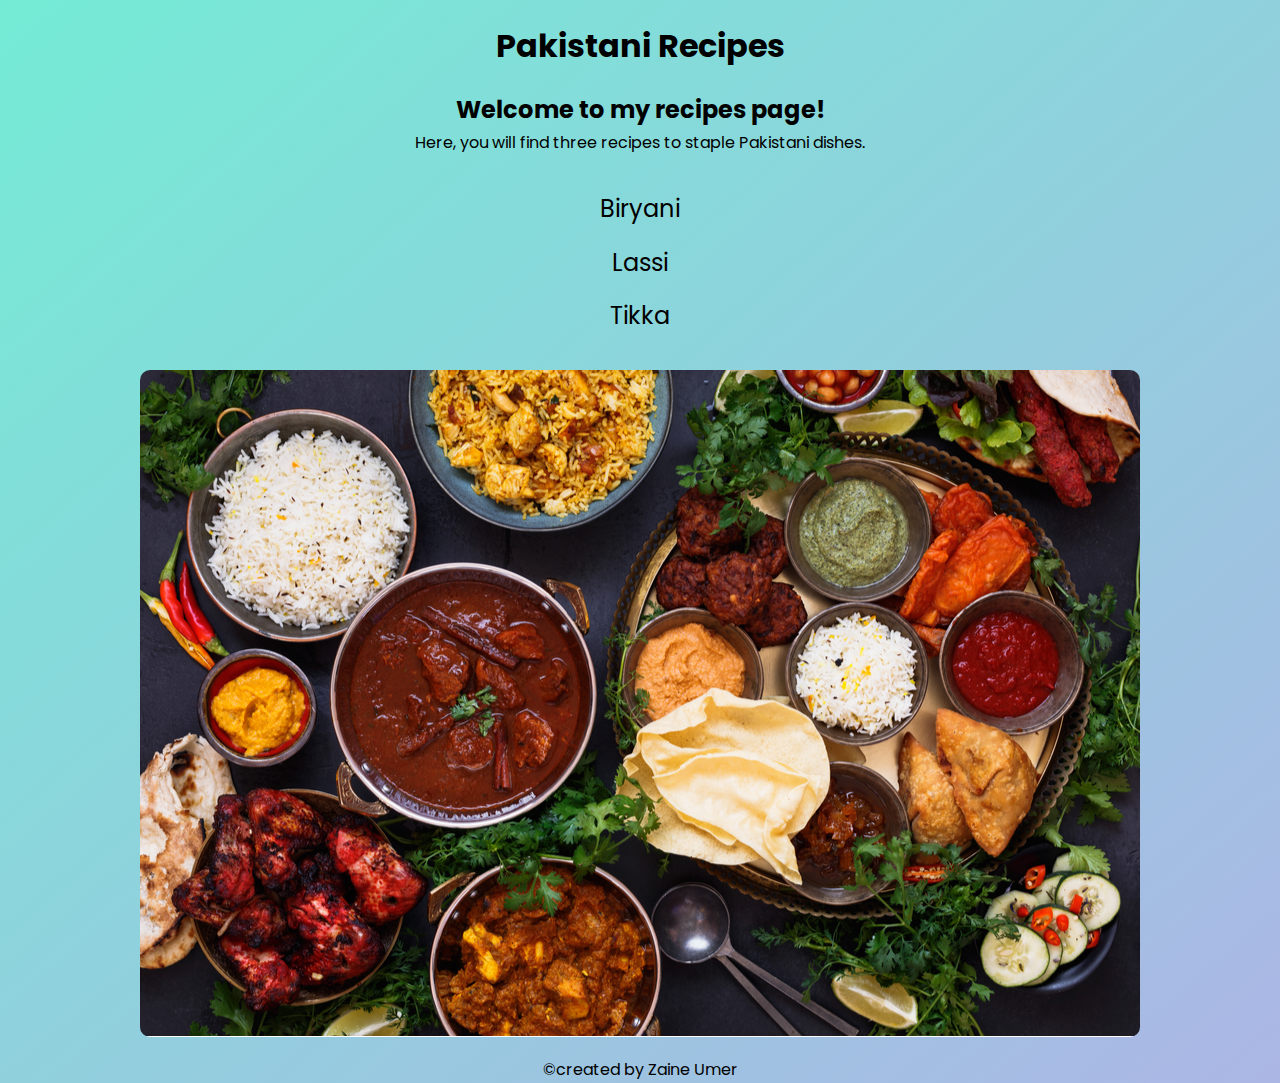
<file: index.html>
<!DOCTYPE html>
<html lang="en">
  <head>
    <meta charset="UTF-8" />
    <meta http-equiv="X-UA-Compatible" content="IE=edge" />
    <meta name="viewport" content="width=device-width, initial-scale=1.0" />
    <title>Pakistani Cuisine</title>
    <link rel="stylesheet" href="style.css" />
  </head>
  <body>
    <header class="pak-recipes-heading">
      <h1>Pakistani Recipes</h1>
    </header>

    <main>
      <section class="section-1">
        <h2>Welcome to my recipes page!</h2>
        <p>Here, you will find three recipes to staple Pakistani dishes.</p>
      </section>

      <nav>
        <ul>
          <li class="bold">
            <a href="./biryani.html">Biryani</a>
          </li>
          <li class="bold">
            <a href="./lassi.html">Lassi</a>
          </li>
          <li class="bold">
            <a href="./tikka.html">Tikka</a>
          </li>
        </ul>
      </nav>

      <section class="image-background">
        <img
          src="./Cover page picture.png"
          alt="A picture of many Pakistani Dishes"
        />
      </section>
    </main>
    <footer class="main-page-footer">
      <p>&copy;<span>created by Zaine Umer</span></p>
    </footer>
  </body>
</html>
</file>
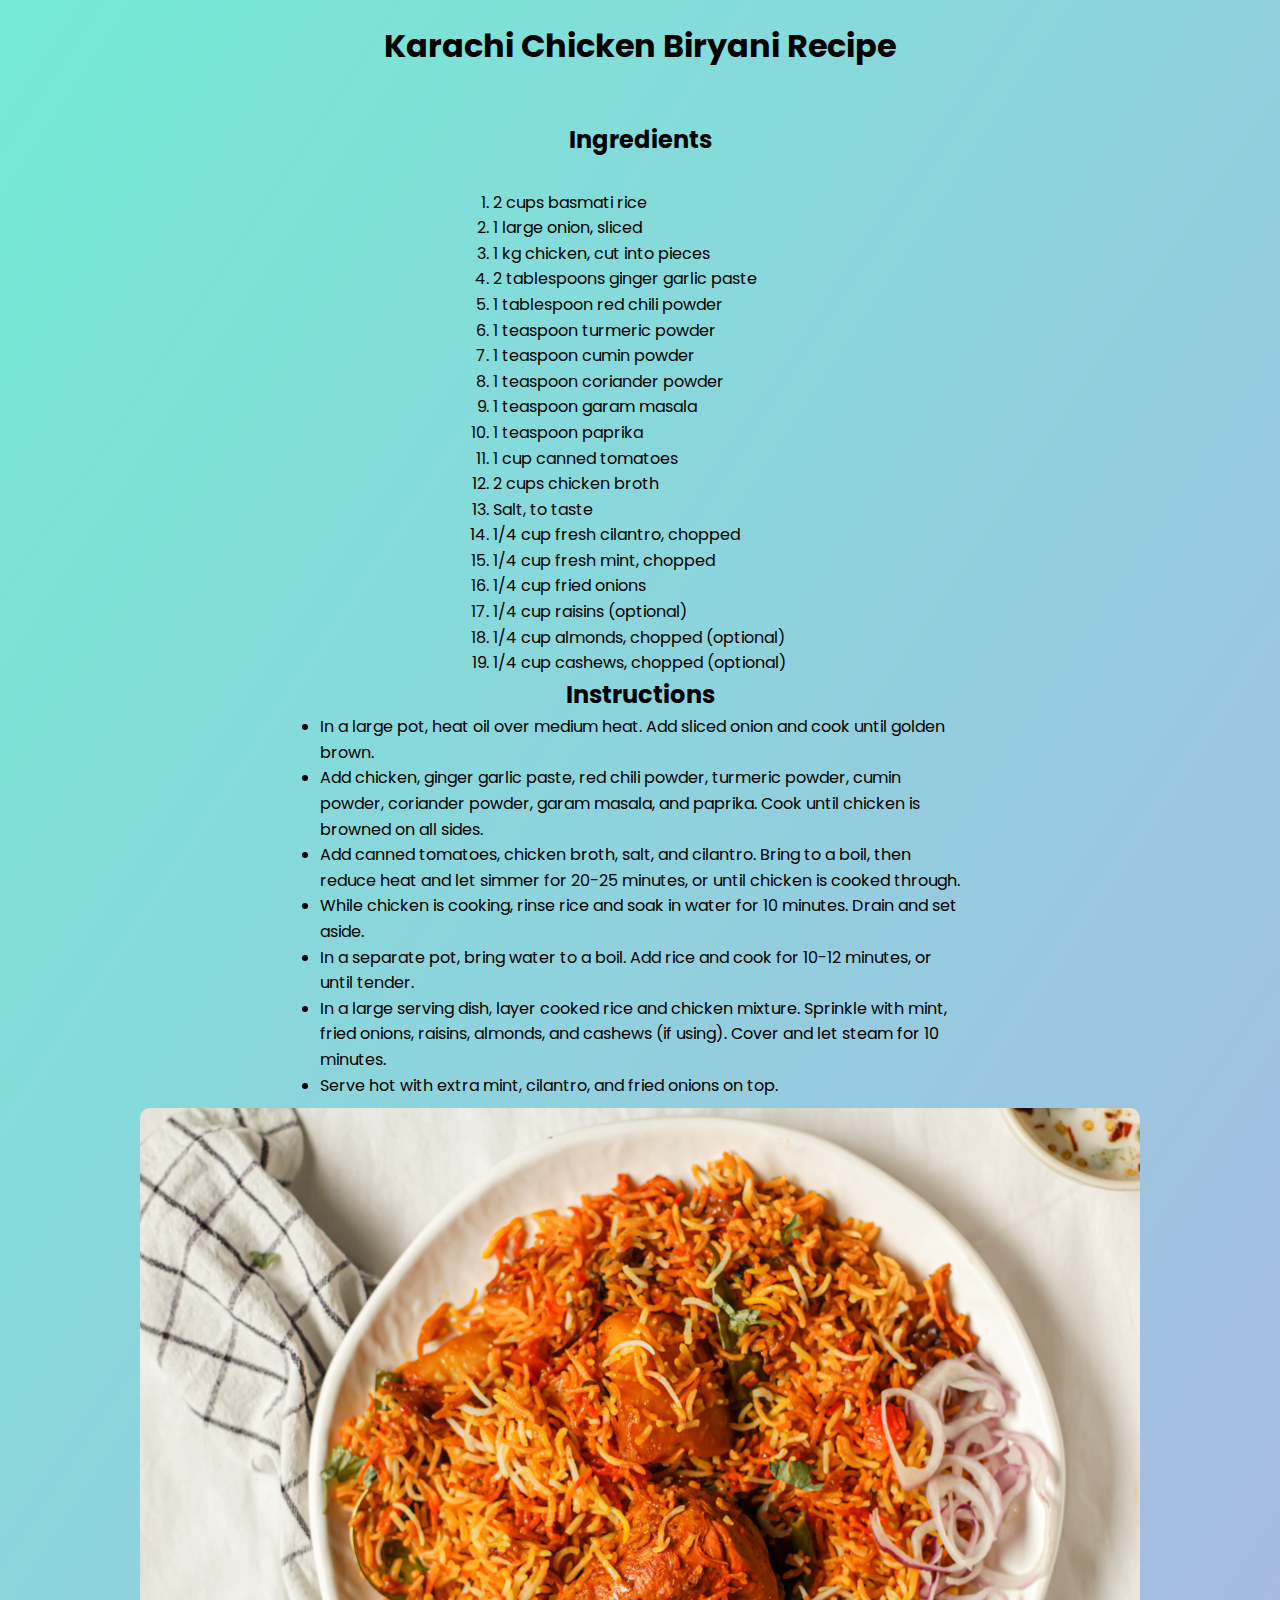
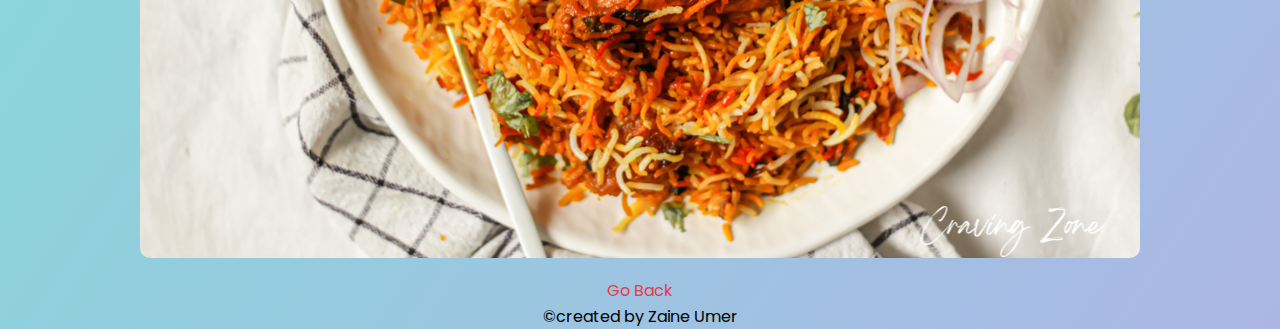
<file: biryani.html>
<!DOCTYPE html>
<html>
  <head>
    <meta charset="UTF-8" />
    <meta http-equiv="X-UA-Compatible" content="IE=edge" />
    <meta name="viewport" content="width=device-width, initial-scale=1.0" />
    <title>Karachi Chicken Biryani Recipe</title>
    <link rel="stylesheet" href="style.css" />
  </head>
  <body>
    <header class="pak-recipes-heading">
      <h1>Karachi Chicken Biryani Recipe</h1>
    </header>

    <main class="main-content">
      <section class="ingredients">
        <h2>Ingredients</h2>
        <ul>
          <li>2 cups basmati rice</li>
          <li>1 large onion, sliced</li>
          <li>1 kg chicken, cut into pieces</li>
          <li>2 tablespoons ginger garlic paste</li>
          <li>1 tablespoon red chili powder</li>
          <li>1 teaspoon turmeric powder</li>
          <li>1 teaspoon cumin powder</li>
          <li>1 teaspoon coriander powder</li>
          <li>1 teaspoon garam masala</li>
          <li>1 teaspoon paprika</li>
          <li>1 cup canned tomatoes</li>
          <li>2 cups chicken broth</li>
          <li>Salt, to taste</li>
          <li>1/4 cup fresh cilantro, chopped</li>
          <li>1/4 cup fresh mint, chopped</li>
          <li>1/4 cup fried onions</li>
          <li>1/4 cup raisins (optional)</li>
          <li>1/4 cup almonds, chopped (optional)</li>
          <li>1/4 cup cashews, chopped (optional)</li>
        </ul>
      </section>
      <section>
        <h2 class="instructions">Instructions</h2>
        <ol>
          <li>
            In a large pot, heat oil over medium heat. Add sliced onion and cook
            until golden brown.
          </li>
          <li>
            Add chicken, ginger garlic paste, red chili powder, turmeric powder,
            cumin powder, coriander powder, garam masala, and paprika. Cook
            until chicken is browned on all sides.
          </li>
          <li>
            Add canned tomatoes, chicken broth, salt, and cilantro. Bring to a
            boil, then reduce heat and let simmer for 20-25 minutes, or until
            chicken is cooked through.
          </li>
          <li>
            While chicken is cooking, rinse rice and soak in water for 10
            minutes. Drain and set aside.
          </li>
          <li>
            In a separate pot, bring water to a boil. Add rice and cook for
            10-12 minutes, or until tender.
          </li>
          <li>
            In a large serving dish, layer cooked rice and chicken mixture.
            Sprinkle with mint, fried onions, raisins, almonds, and cashews (if
            using). Cover and let steam for 10 minutes.
          </li>
          <li>Serve hot with extra mint, cilantro, and fried onions on top.</li>
        </ol>
      </section>
      <section class="image-background">
        <img
          src="./karachi-biryani-25.jpg"
          alt="Delicious plate of Karachi Chicken Biryani"
        />
      </section>
    </main>
    <footer class="main-page-footer">
      <a href="index.html" class="back-btn">Go Back</a>
      <p>&copy;<span>created by Zaine Umer</span></p>
    </footer>
  </body>
</html>
</file>
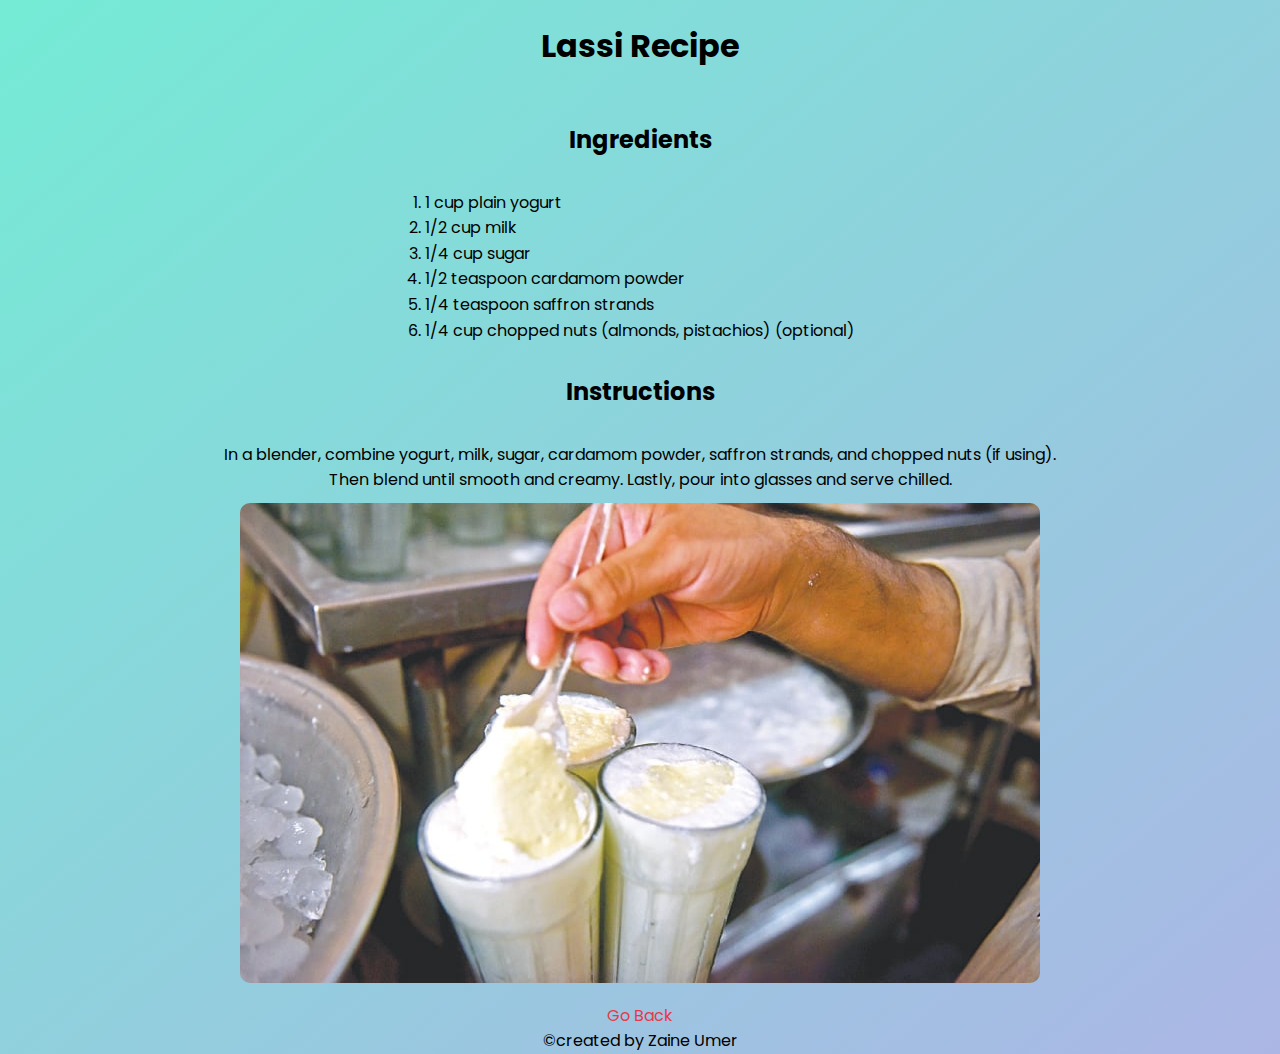
<file: lassi.html>
<!DOCTYPE html>
<html lang="en">
  <head>
    <meta charset="UTF-8" />
    <meta http-equiv="X-UA-Compatible" content="IE=edge" />
    <meta name="viewport" content="width=device-width, initial-scale=1.0" />
    <title>Lassi Recipe(sweet lassi)</title>
    <link rel="stylesheet" href="style.css" />
  </head>
  <body>
    <header class="lassi-heading">
      <h1>Lassi Recipe</h1>
    </header>
    <main>
      <section class="ingredients">
        <h2>Ingredients</h2>
        <ul>
          <li>1 cup plain yogurt</li>
          <li>1/2 cup milk</li>
          <li>1/4 cup sugar</li>
          <li>1/2 teaspoon cardamom powder</li>
          <li>1/4 teaspoon saffron strands</li>
          <li>1/4 cup chopped nuts (almonds, pistachios) (optional)</li>
        </ul>
      </section>
      <section class="instructions">
        <h2>Instructions</h2>
        <p>
          In a blender, combine yogurt, milk, sugar, cardamom powder, saffron
          strands, and chopped nuts (if using).<br />
          Then blend until smooth and creamy. Lastly, pour into glasses and
          serve chilled.
        </p>
      </section>
      <section>
        <img
          src="./lassi.jpg"
          alt="Delicious glass of sweet Pakistani-style lassi"
        />
      </section>
    </main>
    <footer class="main-page-footer">
      <a href="index.html" class="back-btn">Go Back</a>
      <p>&copy;<span>created by Zaine Umer</span></p>
    </footer>
  </body>
</html>
</file>
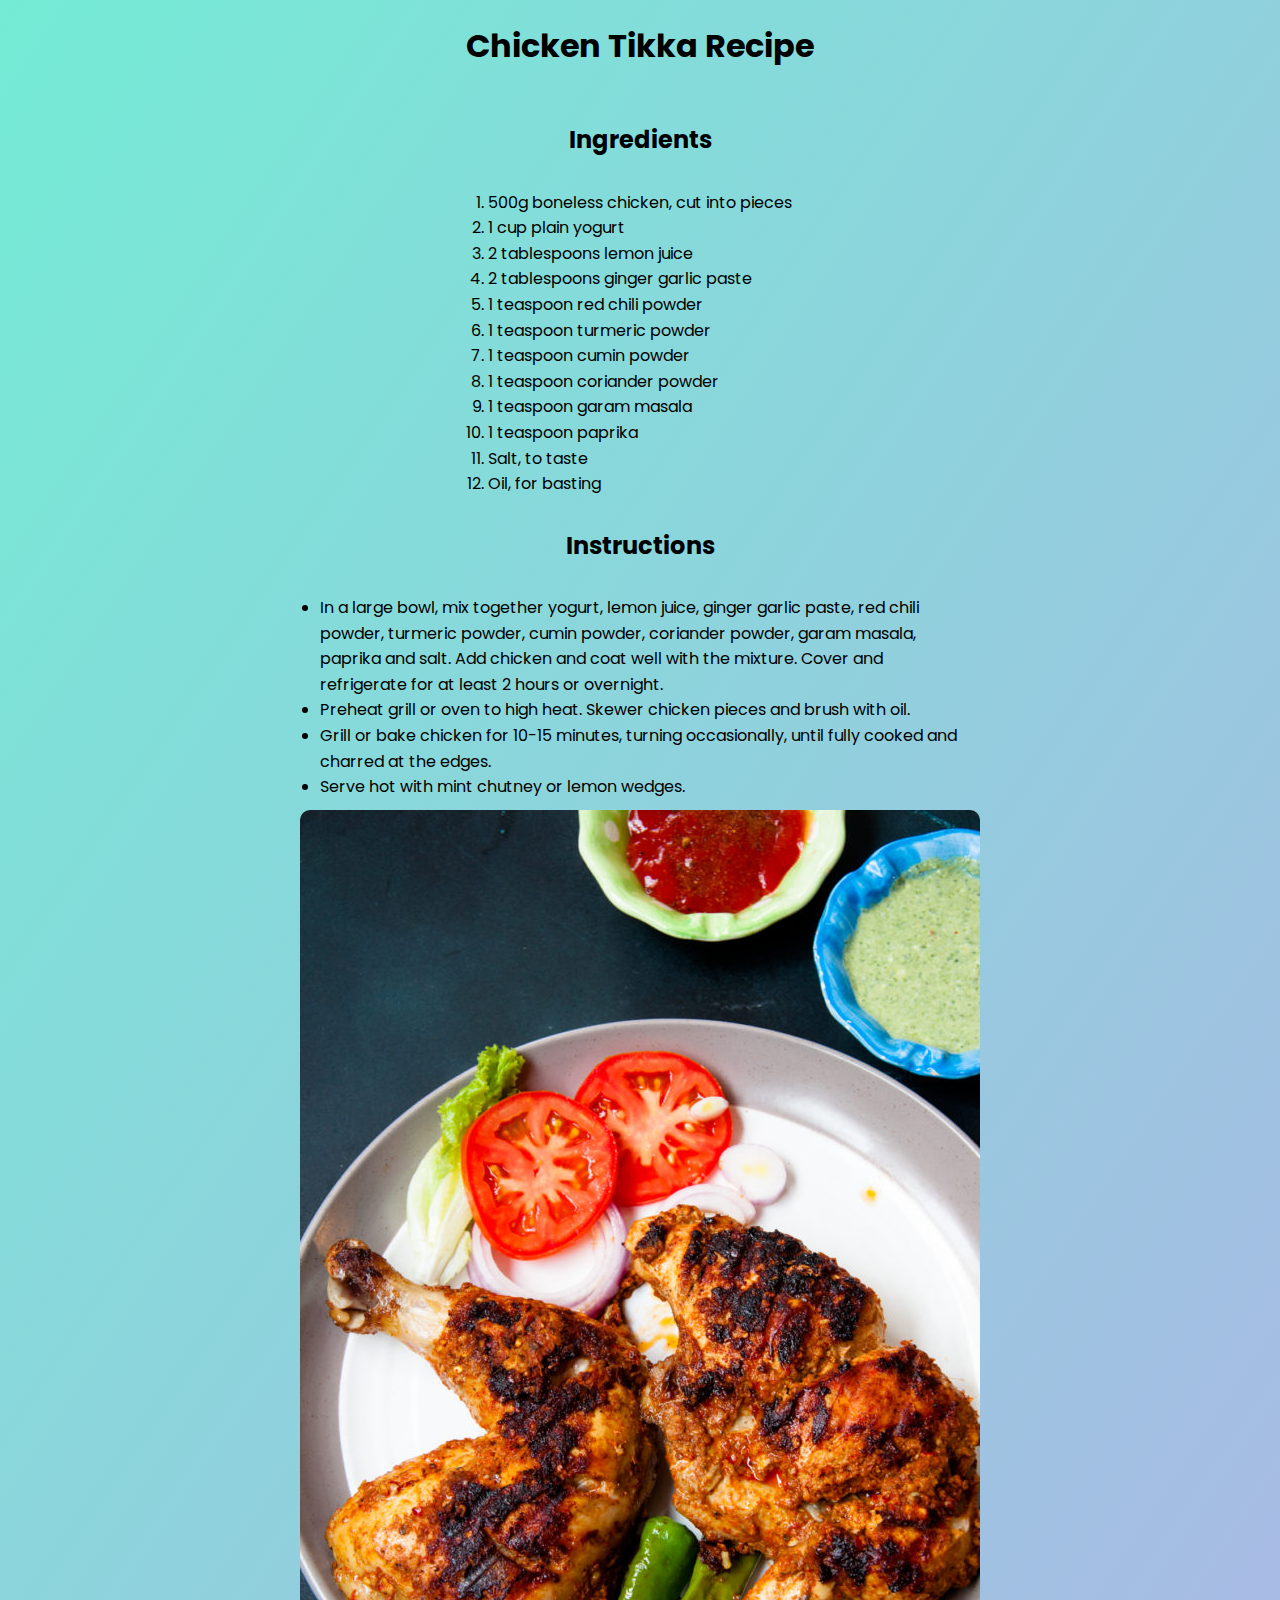
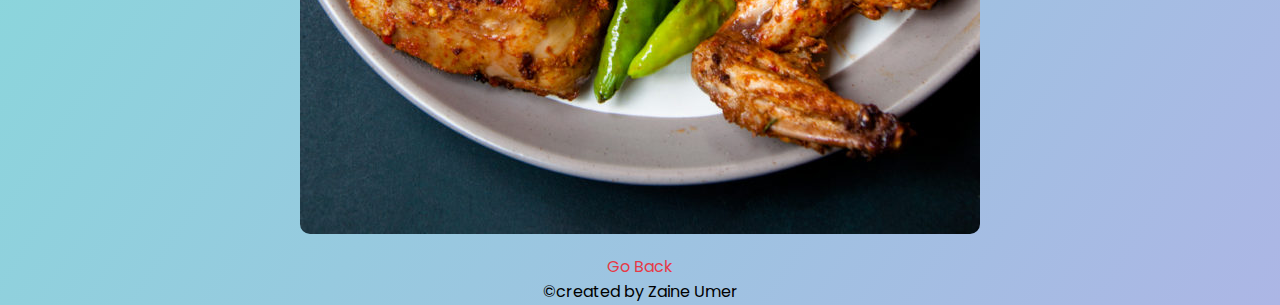
<file: tikka.html>
<!DOCTYPE html>
<html lang="en">
  <head>
    <meta charset="UTF-8" />
    <meta http-equiv="X-UA-Compatible" content="IE=edge" />
    <meta name="viewport" content="width=device-width, initial-scale=1.0" />
    <title>Chicken Tikka</title>
    <link rel="stylesheet" href="style.css" />
  </head>
  <body>
    <header class="tikka-heading">
      <h1>Chicken Tikka Recipe</h1>
    </header>
    <main>
      <section class="ingredients">
        <h2>Ingredients</h2>
        <ul>
          <li>500g boneless chicken, cut into pieces</li>
          <li>1 cup plain yogurt</li>
          <li>2 tablespoons lemon juice</li>
          <li>2 tablespoons ginger garlic paste</li>
          <li>1 teaspoon red chili powder</li>
          <li>1 teaspoon turmeric powder</li>
          <li>1 teaspoon cumin powder</li>
          <li>1 teaspoon coriander powder</li>
          <li>1 teaspoon garam masala</li>
          <li>1 teaspoon paprika</li>
          <li>Salt, to taste</li>
          <li>Oil, for basting</li>
        </ul>
      </section>
      <section class="instructions">
        <h2>Instructions</h2>
        <ol>
          <li>
            In a large bowl, mix together yogurt, lemon juice, ginger garlic
            paste, red chili powder, turmeric powder, cumin powder, coriander
            powder, garam masala, paprika and salt. Add chicken and coat well
            with the mixture. Cover and refrigerate for at least 2 hours or
            overnight.
          </li>
          <li>
            Preheat grill or oven to high heat. Skewer chicken pieces and brush
            with oil.
          </li>
          <li>
            Grill or bake chicken for 10-15 minutes, turning occasionally, until
            fully cooked and charred at the edges.
          </li>
          <li>Serve hot with mint chutney or lemon wedges.</li>
        </ol>
      </section>
      <section>
        <img
          src="./Chicken-tikka-leg-3-680x1024.jpg"
          alt="Delicious plate of chicken tikka"
        />
      </section>
    </main>
    <footer class="main-page-footer">
      <a href="index.html" class="back-btn">Go Back</a>
      <p>&copy;<span>created by Zaine Umer</span></p>
    </footer>
  </body>
</html>
</file>
<file: style.css>
@import url("https://fonts.googleapis.com/css2?family=Poppins:wght@300;400;700&display=swap");

:root {
  --spicy-red: #e63946;
  --naan-bread: #f5deb3;
  --background-gradient: linear-gradient(to bottom right, #74ebd5, #acb6e5);
}

*,
*::before,
*::after {
  margin: 0;
  padding: 0;
  box-sizing: border-box;
}

html {
  scroll-behavior: smooth;
}

body {
  font-family: "Poppins", sans-serif;
  line-height: 1.6;
  font-size: 16px;
  background-color: var(--naan-bread);
  background-image: var(--background-gradient);
  color: black;
}

header {
  text-align: center;
  margin: 20px auto;
}

main {
  text-align: center;
}

nav {
  display: flex;
  flex-direction: column;
  align-items: center;
  margin: 20px auto;
}

nav > ul > li {
  list-style: none;
  margin: 15px auto;
  font-size: 1.5rem;
}

nav > ul > li > a {
  text-decoration: none;
  color: inherit;
}

nav > ul > li > a:hover {
  color: var(--spicy-red);
}

img {
  display: block;
  margin: 10px auto;
  border-radius: 10px;
  max-width: 100%;
  height: auto;
}

img:hover {
  transform: scaleX(-1);
}

.ingredients,
.instructions {
  display: flex;
  flex-direction: column;
  align-items: center;
}

.ingredients h2,
.instructions h2 {
  margin: 30px;
}

.ingredients ul,
ol {
  list-style-type: decimal;
  text-align: left;
  max-width: 50%;
  margin: 0 auto;
}

.instructions ul,
ol {
  list-style-type: disc;
  text-align: left;
  max-width: 50%;
  margin: 0 auto;
}
li:hover::before {
  content: "🌶️";
  display: inline-block;
  margin-right: 8px;
}
footer {
  margin-top: 20px;
  text-align: center;
}

.back-btn:link,
.back-btn:hover,
.back-btn:active,
.back-btn:visited {
  color: var(--spicy-red);
  text-decoration: none;
  font-size: 1rem;
}
</file>
